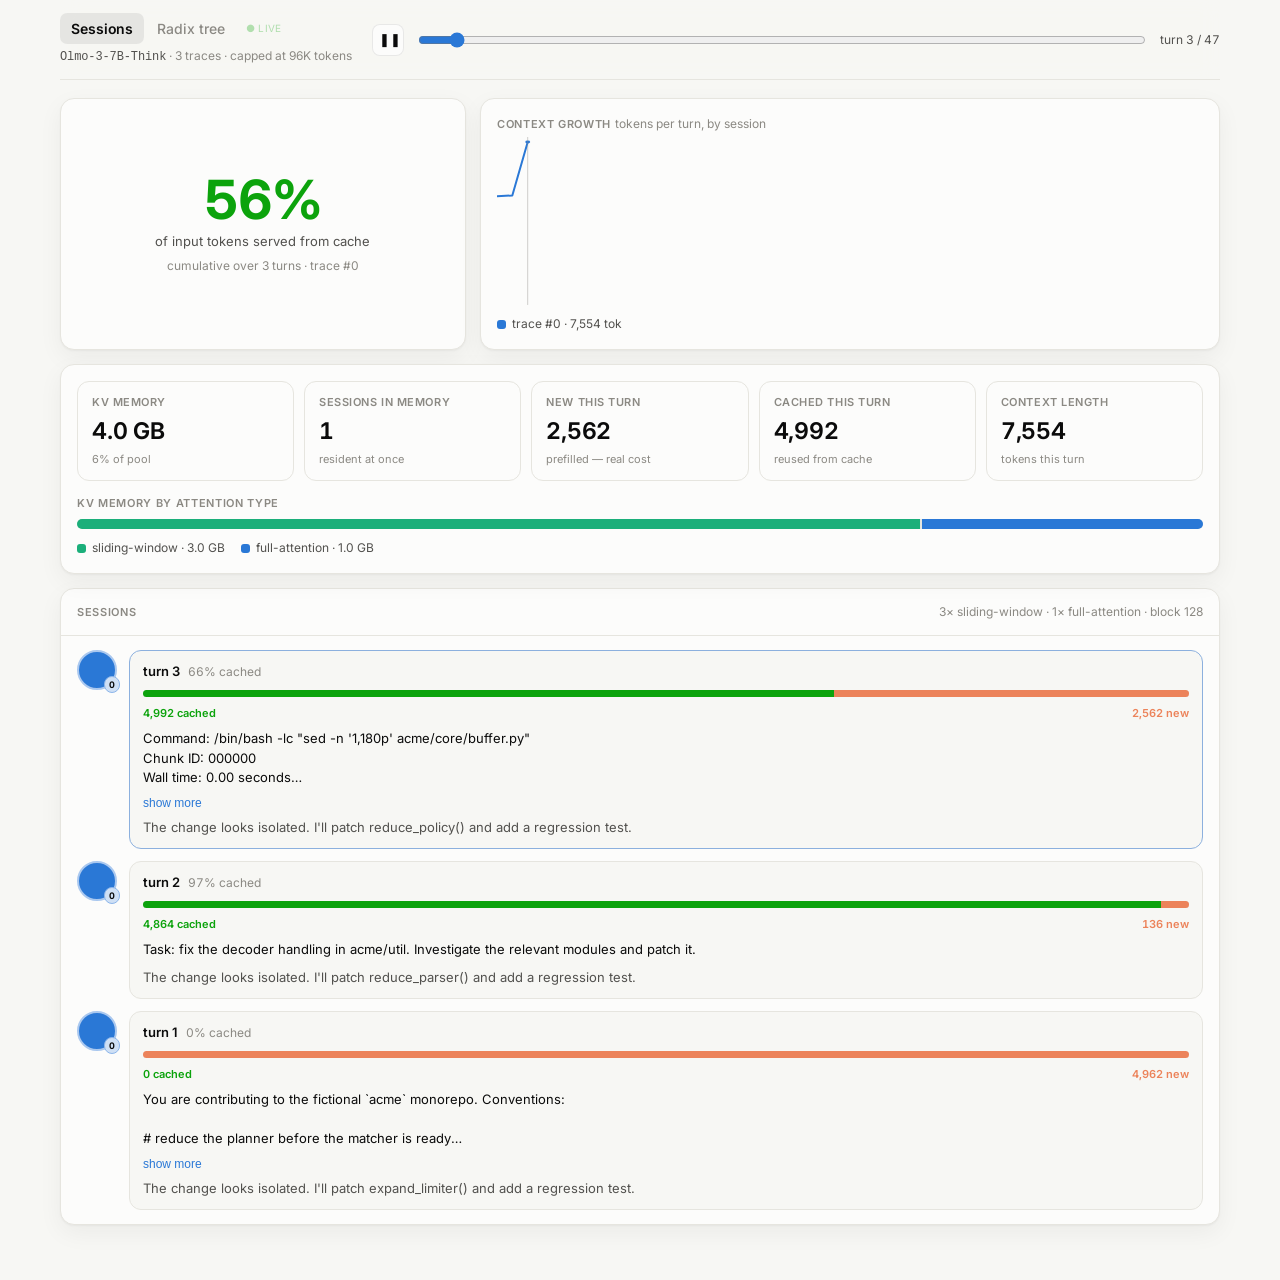
<file: web/index.html>
<!doctype html>
<html lang="en">
<head>
  <meta charset="utf-8" />
  <meta name="viewport" content="width=device-width, initial-scale=1" />
  <title>KV-Cache Simulator — agentic traces</title>
  <link rel="stylesheet" href="style.css" />
</head>
<body class="viz-root">
  <div class="app">
  <header class="topbar">
    <div class="title">
      <nav class="tabs">
        <a href="index.html" class="on" aria-current="page">Sessions</a>
        <a href="tree.html">Radix tree</a>
        <span class="live" id="live">● live</span>
      </nav>
      <p class="sub" id="meta-line">loading…</p>
    </div>
    <div class="transport">
      <button id="play" class="btn" aria-label="play / pause">❚❚</button>
      <input id="scrub" class="scrub" type="range" min="0" max="0" value="0"
             aria-label="timeline" />
      <span id="step-label" class="mono">turn 0 / 0</span>
    </div>
  </header>

  <main class="stage">
    <!-- Hero: the headline number + the context-growth story -->
    <section class="card hero">
      <div class="hero-num">
        <span class="big mono" id="hit-rate">0%</span>
        <span class="hero-label">of input tokens served from cache</span>
        <span class="hero-note" id="hit-note"></span>
      </div>
    </section>

    <section class="card growth">
      <h2>Context growth <span class="hint">tokens per turn, by session</span></h2>
      <svg id="spark" class="spark" preserveAspectRatio="none" aria-label="context growth"></svg>
      <div class="legend" id="legend"></div>
    </section>

    <section class="card metrics">
      <div id="tiles" class="tiles"></div>
      <div class="membar" id="membar">
        <div class="eyebrow">KV memory by attention type</div>
        <div class="membar-track" id="membar-track"></div>
        <div class="legend" id="membar-legend"></div>
      </div>
    </section>
  </main>

  <section class="chat" aria-label="agent sessions">
    <div class="chat-head">
      <h2>Sessions</h2>
      <span class="meta" id="groups-line"></span>
    </div>
    <div class="chat-log" id="chat-log"></div>
  </section>
  </div>

  <template id="tile-tpl">
    <div class="tile">
      <span class="tile-label"></span>
      <span class="tile-value mono"></span>
      <span class="tile-note"></span>
    </div>
  </template>

  <template id="turn-tpl">
    <div class="turn">
      <div class="avatar"><span class="badge mono"></span></div>
      <div class="turn-body">
        <div class="turn-head">
          <span class="who"></span>
          <span class="when"></span>
        </div>
        <div class="split" title="cached (reused) vs new (prefilled) tokens">
          <span class="seg cached"></span><span class="seg new"></span>
        </div>
        <div class="split-labels mono">
          <span class="lbl-cached"></span><span class="lbl-new"></span>
        </div>
        <div class="ask clamp"></div>
        <button class="more ask-more" hidden>show more</button>
        <div class="reply clamp"></div>
        <button class="more reply-more" hidden>show output</button>
      </div>
    </div>
  </template>

  <script type="module" src="app.js"></script>
</body>
</html>
</file>
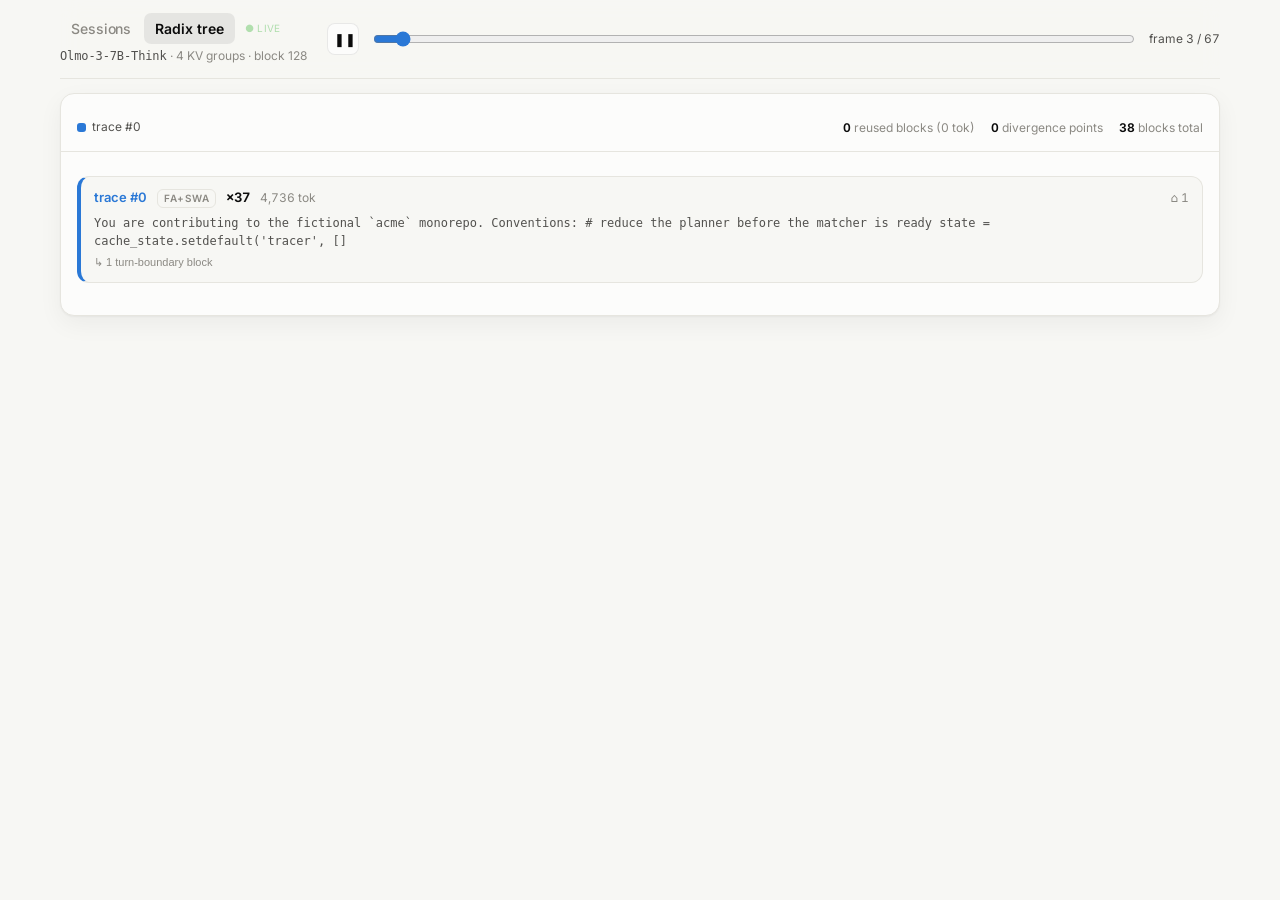
<file: web/tree.html>
<!doctype html>
<html lang="en">
<head>
  <meta charset="utf-8" />
  <meta name="viewport" content="width=device-width, initial-scale=1" />
  <title>KV-Cache Radix Tree — live</title>
  <link rel="stylesheet" href="style.css" />
  <link rel="stylesheet" href="tree.css" />
</head>
<body class="viz-root">
  <div class="app">
  <header class="topbar">
    <div class="title">
      <nav class="tabs">
        <a href="index.html">Sessions</a>
        <a href="tree.html" class="on" aria-current="page">Radix tree</a>
        <span class="live" id="live">● live</span>
      </nav>
      <p class="sub" id="meta-line">loading…</p>
    </div>
    <div class="transport">
      <button id="play" class="btn" aria-label="play / pause">❚❚</button>
      <input id="scrub" class="scrub" type="range" min="0" max="0" value="0" aria-label="timeline" />
      <span id="step-label" class="mono">0 / 0</span>
    </div>
  </header>

  <section class="panel">
    <div class="toolbar">
      <div class="legend" id="legend"></div>
      <div class="stats mono" id="stats"></div>
    </div>
    <!-- merging of adjacent same-type blocks happens at render time, not in data -->
    <main class="tree" id="tree"></main>
  </section>

  <aside class="detail" id="detail" hidden>
    <div class="detail-head"><span id="detail-title"></span>
      <button class="x" id="detail-close" aria-label="close">✕</button></div>
    <div class="detail-body" id="detail-body"></div>
  </aside>
  </div>

  <script type="module" src="tree.js"></script>
</body>
</html>
</file>
<file: web/style.css>
@import url("https://fonts.googleapis.com/css2?family=Inter:wght@400;500;600;700&display=swap");

/* Design tokens (dataviz reference palette) + a small type system.
   Roles: .eyebrow = constant region label (uppercase, muted);
          .meta = descriptive/technical metadata (muted sentence case);
          data values = ink, tabular, semibold; color carries meaning only. */
.viz-root {
  --surface-1: #fcfcfb;
  --plane: #f7f7f4;
  --ink: #0b0b0b;
  --ink-2: #52514e;
  --muted: #8b8983;
  --hair: #e6e5df;
  --ring: rgba(11, 11, 11, 0.08);
  --shadow: 0 1px 2px rgba(11, 11, 11, 0.04), 0 8px 24px rgba(11, 11, 11, 0.05);

  --s0: #2a78d6;  /* session hues: blue / aqua / yellow (validated trio) */
  --s1: #1baf7a;
  --s2: #eda100;
  --s3: #4a3aa7; --s4: #e87ba4; --s5: #eb6834;

  --cached: #0ca30c;   /* reused from cache — "free" */
  --new: #ec835a;      /* freshly prefilled — the real cost */

  color-scheme: light dark;
  background: var(--plane);
  color: var(--ink);
  font-family: "Inter", system-ui, -apple-system, "Segoe UI", sans-serif;
  font-size: 14px; line-height: 1.5; -webkit-font-smoothing: antialiased;
  margin: 0; min-height: 100vh;
}
@media (prefers-color-scheme: dark) {
  .viz-root {
    --surface-1: #1a1a19; --plane: #0d0d0d; --ink: #ffffff; --ink-2: #c3c2b7;
    --muted: #8b8983; --hair: #2c2c2a; --ring: rgba(255, 255, 255, 0.10); --shadow: none;
    --s0: #3987e5; --s1: #199e70; --s2: #c98500;
    --s3: #9085e9; --s4: #d55181; --s5: #d95926;
    --cached: #0ca30c; --new: #ec835a;
  }
}

/* ---- type system ---- */
.mono { font-variant-numeric: tabular-nums; }
h1 { margin: 0; font-size: 15px; font-weight: 650; letter-spacing: -0.01em; }
h2, .eyebrow { margin: 0; font-size: 11px; font-weight: 600; color: var(--muted);
  text-transform: uppercase; letter-spacing: .06em; }
.meta, .hint { font-size: 12px; font-weight: 400; color: var(--muted);
  text-transform: none; letter-spacing: 0; }

/* ---- centered page container (professional max-width, not full-bleed) ---- */
.app { max-width: 1160px; margin: 0 auto; padding: 0 24px 56px; }

/* ---- sticky top bar: brand + state (left), controls (right) ---- */
.topbar { position: sticky; top: 0; z-index: 10;
  background: color-mix(in oklab, var(--plane) 86%, transparent);
  backdrop-filter: saturate(1.6) blur(10px);
  display: flex; align-items: center; gap: 20px; flex-wrap: wrap;
  padding: 13px 0; border-bottom: 1px solid var(--hair); }
/* hybrid: model id in mono (a technical token), the rest in the UI sans */
.title .sub { margin: 3px 0 0; font-size: 12px; color: var(--muted); }
.title .sub .id { font-family: ui-monospace, "SF Mono", Menlo, monospace;
  color: var(--ink-2); letter-spacing: -0.01em; }
/* neutral segmented tabs — mature, not an "app" pill */
.tabs { display: flex; align-items: center; gap: 2px; }
.tabs a { text-decoration: none; color: var(--muted); font-weight: 500; font-size: 14px;
  letter-spacing: -0.006em; padding: 5px 11px; border-radius: 7px;
  transition: color .15s, background .15s; }
.tabs a:hover:not(.on) { color: var(--ink); background: color-mix(in oklab, var(--ink) 5%, transparent); }
.tabs a.on { color: var(--ink); font-weight: 600; background: color-mix(in oklab, var(--ink) 7%, transparent); }
.live { font-size: 10px; color: var(--cached); margin-left: 8px; opacity: .3;
  letter-spacing: .04em; text-transform: uppercase; }
.viz-root.playing .live { animation: pulse 1.6s ease-in-out infinite; }
@keyframes pulse { 0%,100% { opacity: .3; } 50% { opacity: 1; } }
.transport { display: flex; align-items: center; gap: 12px; flex: 1; min-width: 280px; }
.btn { border: 1px solid var(--ring); background: var(--surface-1); color: var(--ink);
  width: 32px; height: 32px; border-radius: 8px; cursor: pointer; }
.btn:hover { border-color: var(--muted); }
.scrub { flex: 1; accent-color: var(--s0); }
#step-label { color: var(--ink-2); font-size: 12px; }

/* ---- dashboard: cards that wrap, no fixed positions ---- */
.stage { display: flex; flex-wrap: wrap; gap: 14px; padding: 18px 0 0; align-content: start; }
.card { background: var(--surface-1); border: 1px solid var(--hair); border-radius: 14px;
  padding: 16px; box-shadow: var(--shadow); }
.hero { flex: 1 1 260px; display: grid; place-content: center; text-align: center; }
.growth { flex: 2.2 1 460px; display: flex; flex-direction: column; min-width: 0; }
.metrics { flex: 1 1 100%; }

.hero-num { display: flex; flex-direction: column; gap: 5px; }
.big { font-size: 54px; font-weight: 700; line-height: 1; color: var(--cached); letter-spacing: -0.02em; }
.hero-label { color: var(--ink-2); font-size: 13px; }
.hero-note { color: var(--muted); font-size: 12px; }

/* sparkline */
.spark { width: 100%; height: 168px; display: block; margin-top: 4px; }
.legend { display: flex; gap: 16px; flex-wrap: wrap; margin-top: 10px; }
.legend span { display: inline-flex; align-items: center; gap: 6px; font-size: 12px; color: var(--ink-2); }
.legend i { width: 9px; height: 9px; border-radius: 3px; display: inline-block; }

/* tiles: label (constant) small caps · value (changing) large · note (meta) */
.tiles { display: grid; gap: 10px; grid-template-columns: repeat(auto-fit, minmax(150px, 1fr)); }
.tile { display: flex; flex-direction: column; gap: 3px; padding: 12px 14px;
  border: 1px solid var(--hair); border-radius: 12px; }
.tile-label { font-size: 11px; font-weight: 600; color: var(--muted);
  text-transform: uppercase; letter-spacing: .05em; }
.tile-value { font-size: 23px; font-weight: 650; letter-spacing: -0.01em;
  font-variant-numeric: tabular-nums; transition: color .25s; }
.tile-value.flash { color: var(--s0); }
.tile-note { font-size: 11px; color: var(--muted); }

/* horizontal split of KV memory by attention type */
.membar { margin-top: 14px; }
.membar-track { display: flex; height: 10px; border-radius: 999px; overflow: hidden;
  background: var(--hair); gap: 2px; margin: 8px 0; }

/* ---- sessions (bottom): the live event stream ---- */
.chat { margin-top: 14px; background: var(--surface-1); border: 1px solid var(--hair);
  border-radius: 14px; box-shadow: var(--shadow); overflow: hidden; }
.chat-head { display: flex; justify-content: space-between; align-items: baseline; gap: 20px;
  padding: 14px 16px; border-bottom: 1px solid var(--hair); }
.chat-head-l { display: flex; flex-direction: column; gap: 3px; }
.chat-log { padding: 14px 16px; display: flex; flex-direction: column; gap: 12px; }

.turn { display: flex; gap: 12px; animation: drop .32s cubic-bezier(.2,.7,.3,1); }
@keyframes drop { from { opacity: 0; transform: translateY(-10px); } to { opacity: 1; transform: none; } }
.turn.active .turn-body { border-color: color-mix(in oklab, var(--sess) 50%, var(--hair)); }

/* chat avatar: a distinct face per session (DiceBear) on a soft session-tinted
   circle with a muted ring; a small badge carries the session id. Offline
   fallback is the colored initial. */
.avatar { position: relative; flex: none; width: 40px; height: 40px; border-radius: 50%;
  background: color-mix(in oklab, var(--sess) 15%, var(--surface-1));
  border: 2px solid color-mix(in oklab, var(--sess) 40%, var(--surface-1));
  display: grid; place-items: center; box-sizing: border-box; }
.avatar img { grid-area: 1/1; width: 100%; height: 100%; border-radius: 50%; }
.badge { position: absolute; right: -5px; bottom: -5px; padding: 1px 4px; border-radius: 8px;
  font-size: 9px; font-weight: 700; font-variant-numeric: tabular-nums; color: var(--ink);
  background: color-mix(in oklab, var(--sess) 22%, var(--surface-1));
  border: 1.5px solid color-mix(in oklab, var(--sess) 55%, var(--surface-1)); }

.turn-body { flex: 1; min-width: 0; display: flex; flex-direction: column; gap: 8px;
  background: var(--plane); border: 1px solid var(--hair); border-radius: 12px; padding: 11px 13px; }
.turn-head { display: flex; align-items: baseline; gap: 8px; }
.who { font-size: 13px; font-weight: 600; color: var(--ink); }
.when { font-size: 12px; color: var(--muted); font-variant-numeric: tabular-nums; }

/* cached / new split bar */
.split { display: flex; height: 7px; border-radius: 999px; overflow: hidden; background: var(--hair); }
.seg { height: 100%; transition: flex-grow .3s ease; }
.seg.cached { background: var(--cached); }
.seg.new { background: var(--new); }
.split-labels { display: flex; justify-content: space-between; font-size: 11px;
  font-variant-numeric: tabular-nums; }
.lbl-cached { color: var(--cached); font-weight: 600; }
.lbl-new { color: var(--new); font-weight: 600; }

.ask { color: var(--ink); font-size: 13px; white-space: pre-wrap; word-break: break-word; }
.reply { color: var(--ink-2); font-size: 13px; white-space: pre-wrap; word-break: break-word; }
.clamp { display: -webkit-box; -webkit-box-orient: vertical; -webkit-line-clamp: 3; overflow: hidden; }
.reply.clamp { -webkit-line-clamp: 2; }
.reply.redacted { color: var(--muted); font-style: italic; font-size: 12px; }
.more { align-self: flex-start; background: none; border: none; color: var(--s0);
  cursor: pointer; font-size: 12px; padding: 0; }
.more:hover { text-decoration: underline; }
</file>
<file: web/tree.css>
/* Radix-tree tab. Base tokens + chrome (topbar, tabs, buttons, type system)
   come from style.css; only tree-specific structure lives here. Same card
   framing, spacing, radii, and type roles as the Sessions tab; session identity
   uses the shared palette so a session reads the same across both tabs. */
.viz-root {
  --sess-0: var(--s0); --sess-1: var(--s1); --sess-2: var(--s2);
  --sess-3: var(--s3); --sess-4: var(--s4); --sess-5: var(--s5);
  --shared: #0ca30c;   /* reused across ≥2 sessions */
  --evicted: #b9b7b0;  /* dropped from the pool */
}
@media (prefers-color-scheme: dark) { .viz-root { --evicted: #4a4a46; } }

/* one card: legend/stats head + tree body (mirrors the Sessions chat card) */
.panel { margin-top: 14px; background: var(--surface-1); border: 1px solid var(--hair);
  border-radius: 14px; box-shadow: var(--shadow); overflow: hidden; }
.toolbar { display: flex; justify-content: space-between; align-items: baseline; gap: 16px;
  flex-wrap: wrap; padding: 14px 16px; border-bottom: 1px solid var(--hair); }
.legend { display: flex; gap: 14px; flex-wrap: wrap; }
.legend span { display: inline-flex; align-items: center; gap: 6px; font-size: 12px; color: var(--ink-2); }
.legend i { width: 9px; height: 9px; border-radius: 3px; display: inline-block; }
.stats { display: flex; gap: 16px; flex-wrap: wrap; font-size: 12px; color: var(--muted); }
.stats b { color: var(--ink); font-weight: 650; }
.tree { padding: 14px 16px 22px; }

/* a run of merged blocks = one item (matches the Sessions turn card) */
.pill { --c: var(--muted); display: block; min-width: 0; cursor: pointer; margin: 10px 0;
  background: var(--plane); border: 1px solid var(--hair); border-left: 4px solid var(--c);
  border-radius: 12px; padding: 11px 13px; animation: fade .25s ease;
  transition: opacity .3s, border-color .2s; }
@keyframes fade { from { opacity: 0; } to { opacity: 1; } }
.pill:hover { border-color: var(--c); }
.pill.shared { background: color-mix(in oklab, var(--shared) 8%, var(--plane)); }
.pill.evicted { opacity: .5; border-style: dashed; }

.pill-head { display: flex; align-items: baseline; gap: 10px; flex-wrap: wrap; }
.who { font-size: 13px; font-weight: 600; color: var(--c); }
.pill.shared .who { color: var(--shared); }
.atype { font-size: 10px; font-weight: 600; letter-spacing: .05em; text-transform: uppercase;
  color: var(--muted); border: 1px solid var(--hair); border-radius: 6px; padding: 1px 6px; }
.count { font-size: 13px; font-weight: 650; font-variant-numeric: tabular-nums; }
.toks, .leaves { color: var(--muted); font-size: 12px; font-variant-numeric: tabular-nums; }
.leaves { margin-left: auto; }

.snippet { margin-top: 6px; color: var(--ink-2); font-size: 12px; line-height: 1.5;
  display: -webkit-box; -webkit-box-orient: vertical; -webkit-line-clamp: 2; overflow: hidden;
  font-family: ui-monospace, "SF Mono", Menlo, monospace; }
.stubnote { margin-top: 6px; background: none; border: none; padding: 0; cursor: pointer;
  color: var(--muted); font-size: 11px; text-align: left; }
.stubnote:hover { color: var(--ink-2); text-decoration: underline; }

/* divergence marker */
.diverge { display: flex; align-items: center; gap: 8px; color: var(--ink-2);
  font-size: 12px; margin: 12px 0 4px; }
.fork { font-size: 15px; color: var(--shared); font-weight: 700; }

/* collapsible branch: header + body with a connector rail */
.branch { margin: 2px 0; }
.branch-head { display: flex; align-items: baseline; gap: 8px; cursor: pointer;
  padding: 5px 6px; border-radius: 8px; user-select: none; }
.branch-head:hover { background: color-mix(in oklab, var(--c) 8%, transparent); }
.caret { color: var(--c); font-size: 11px; width: 12px; }
.btag { font-size: 13px; font-weight: 600; color: var(--c); }
.bmeta { color: var(--muted); font-size: 12px; font-variant-numeric: tabular-nums; }
.branch-body { margin-left: 12px; padding-left: 16px;
  border-left: 2px solid color-mix(in oklab, var(--c) 45%, var(--hair)); }
.branch.collapsed > .branch-body { display: none; }

/* detail: a full-height right side-sheet (not a floating corner box) */
.detail { position: fixed; top: 0; right: 0; height: 100vh; width: min(460px, 92vw);
  background: var(--surface-1); border-left: 1px solid var(--hair);
  box-shadow: -10px 0 40px rgba(11, 11, 11, .14); display: flex; flex-direction: column;
  z-index: 30; animation: sheet .2s ease; }
@keyframes sheet { from { transform: translateX(12px); opacity: 0; } to { transform: none; opacity: 1; } }
.detail[hidden] { display: none; }
.detail-head { display: flex; justify-content: space-between; align-items: center; gap: 12px;
  padding: 12px 16px; border-bottom: 1px solid var(--hair); font-weight: 600; font-size: 13px; }
.x { border: none; background: none; cursor: pointer; color: var(--muted); font-size: 15px; }
.detail-body { overflow: auto; padding: 12px 16px; display: flex; flex-direction: column; gap: 8px; }
.blk { border: 1px solid var(--hair); border-radius: 10px; padding: 8px 10px; }
.blk .h { font-family: ui-monospace, monospace; color: var(--muted); font-size: 11px; }
.blk .prev { margin-top: 4px; font-size: 12px; line-height: 1.5; white-space: pre-wrap;
  word-break: break-word; color: var(--ink); font-family: ui-monospace, "SF Mono", Menlo, monospace; }
</file>
